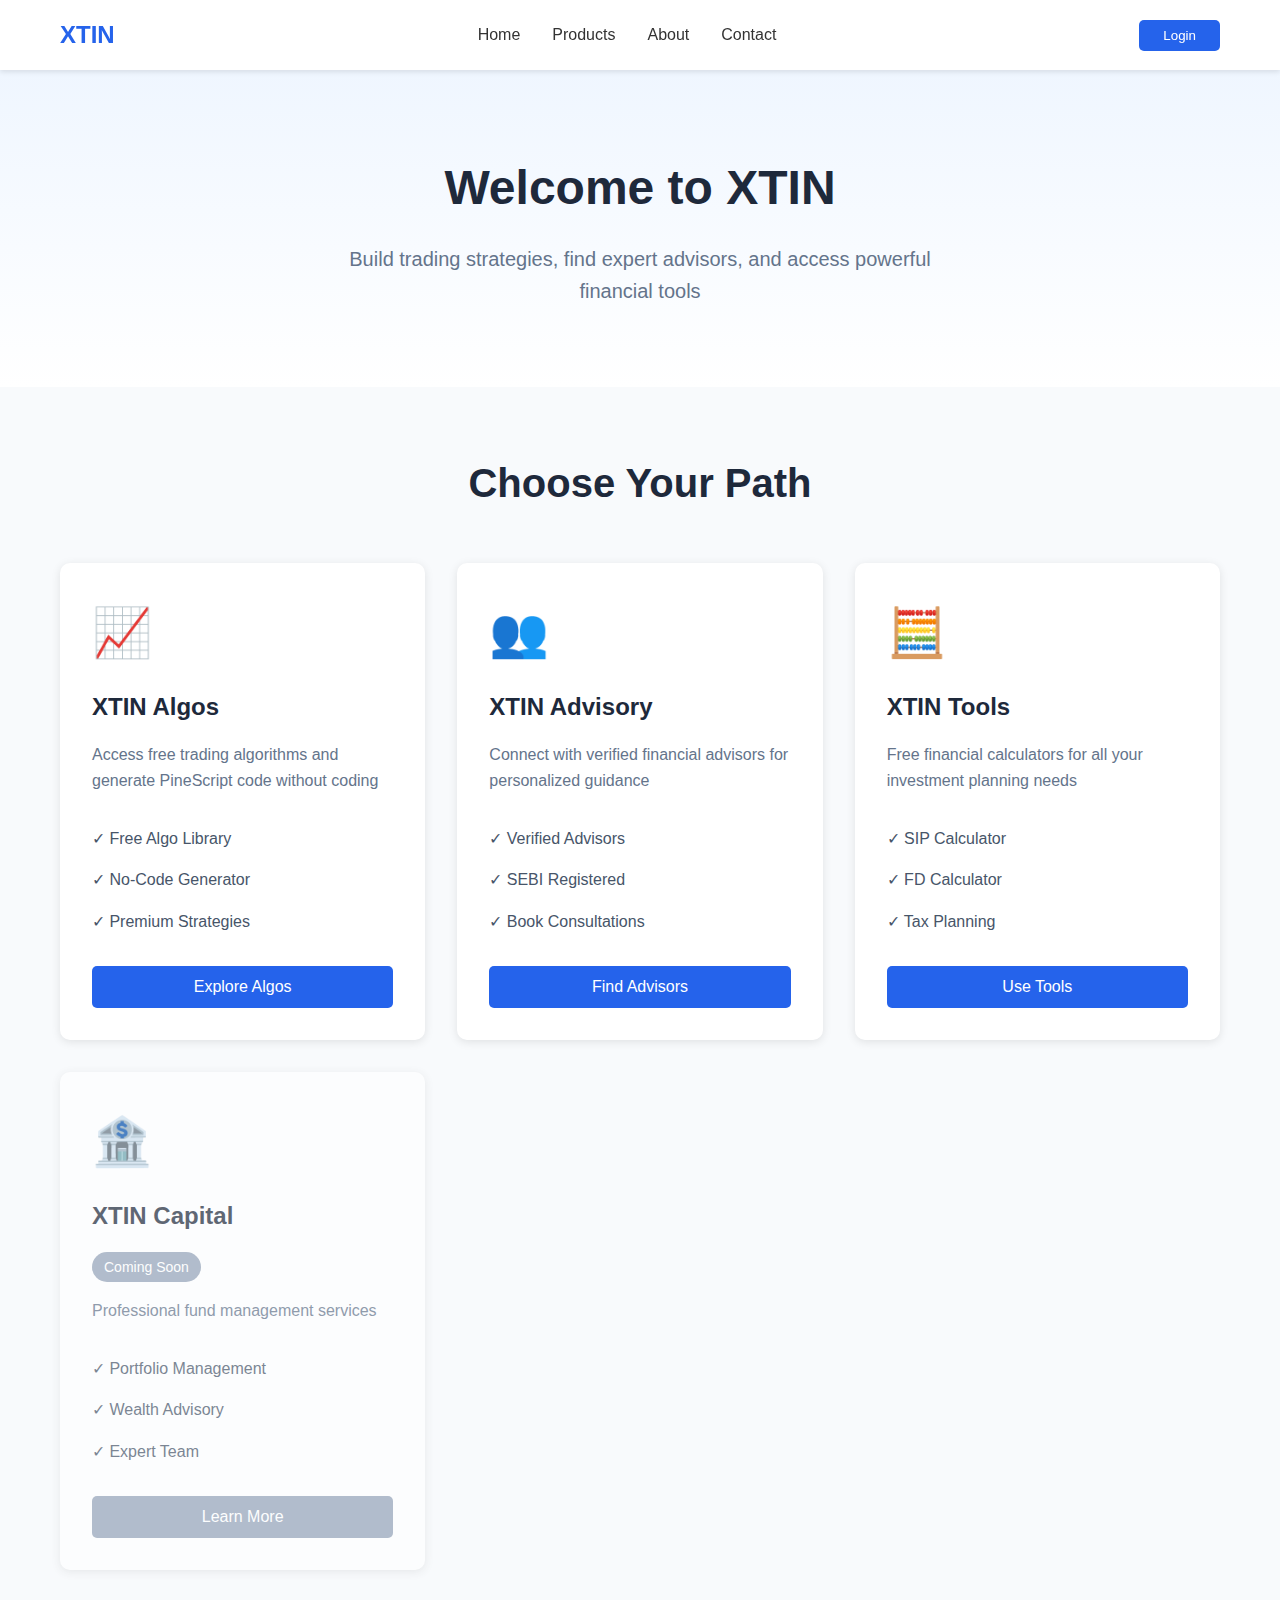
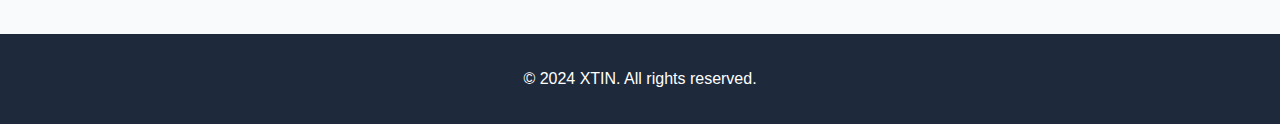
<file: index.html>
<!DOCTYPE html>
<html lang="en">
<head>
    <meta charset="UTF-8">
    <meta name="viewport" content="width=device-width, initial-scale=1.0">
    <title>XTIN - Build, Learn & Invest</title>
    <link rel="stylesheet" href="styles.css">
</head>
<body>
    <!-- Navigation Bar -->
    <nav class="navbar">
        <div class="container">
            <div class="logo">XTIN</div>
            <ul class="nav-menu">
                <li><a href="#home">Home</a></li>
                <li><a href="#products">Products</a></li>
                <li><a href="#about">About</a></li>
                <li><a href="#contact">Contact</a></li>
            </ul>
            <button class="login-btn">Login</button>
        </div>
    </nav>

    <!-- Hero Section -->
    <section class="hero">
        <h1>Welcome to XTIN</h1>
        <p>Build trading strategies, find expert advisors, and access powerful financial tools</p>
    </section>

    <!-- Product Cards -->
    <section class="products" id="products">
        <div class="container">
            <h2>Choose Your Path</h2>
            <div class="cards">
                <!-- XTIN Algos Card -->
                <div class="card">
                    <div class="card-icon">📈</div>
                    <h3>XTIN Algos</h3>
                    <p>Access free trading algorithms and generate PineScript code without coding</p>
                    <ul>
                        <li>✓ Free Algo Library</li>
                        <li>✓ No-Code Generator</li>
                        <li>✓ Premium Strategies</li>
                    </ul>
                    <button class="card-btn">Explore Algos</button>
                </div>

                <!-- XTIN Advisory Card -->
                <div class="card">
                    <div class="card-icon">👥</div>
                    <h3>XTIN Advisory</h3>
                    <p>Connect with verified financial advisors for personalized guidance</p>
                    <ul>
                        <li>✓ Verified Advisors</li>
                        <li>✓ SEBI Registered</li>
                        <li>✓ Book Consultations</li>
                    </ul>
                    <button class="card-btn">Find Advisors</button>
                </div>

                <!-- XTIN Tools Card -->
                <div class="card">
                    <div class="card-icon">🧮</div>
                    <h3>XTIN Tools</h3>
                    <p>Free financial calculators for all your investment planning needs</p>
                    <ul>
                        <li>✓ SIP Calculator</li>
                        <li>✓ FD Calculator</li>
                        <li>✓ Tax Planning</li>
                    </ul>
                    <a href="tools.html"><button class="card-btn">Use Tools</button></a>
                </div>

                <!-- XTIN Capital Card -->
                <div class="card coming-soon">
                    <div class="card-icon">🏦</div>
                    <h3>XTIN Capital</h3>
                    <span class="badge">Coming Soon</span>
                    <p>Professional fund management services</p>
                    <ul>
                        <li>✓ Portfolio Management</li>
                        <li>✓ Wealth Advisory</li>
                        <li>✓ Expert Team</li>
                    </ul>
                    <button class="card-btn" disabled>Learn More</button>
                </div>
            </div>
        </div>
    </section>

    <!-- Footer -->
    <footer>
        <div class="container">
            <p>&copy; 2024 XTIN. All rights reserved.</p>
        </div>
    </footer>
</body>
</html>
</file>
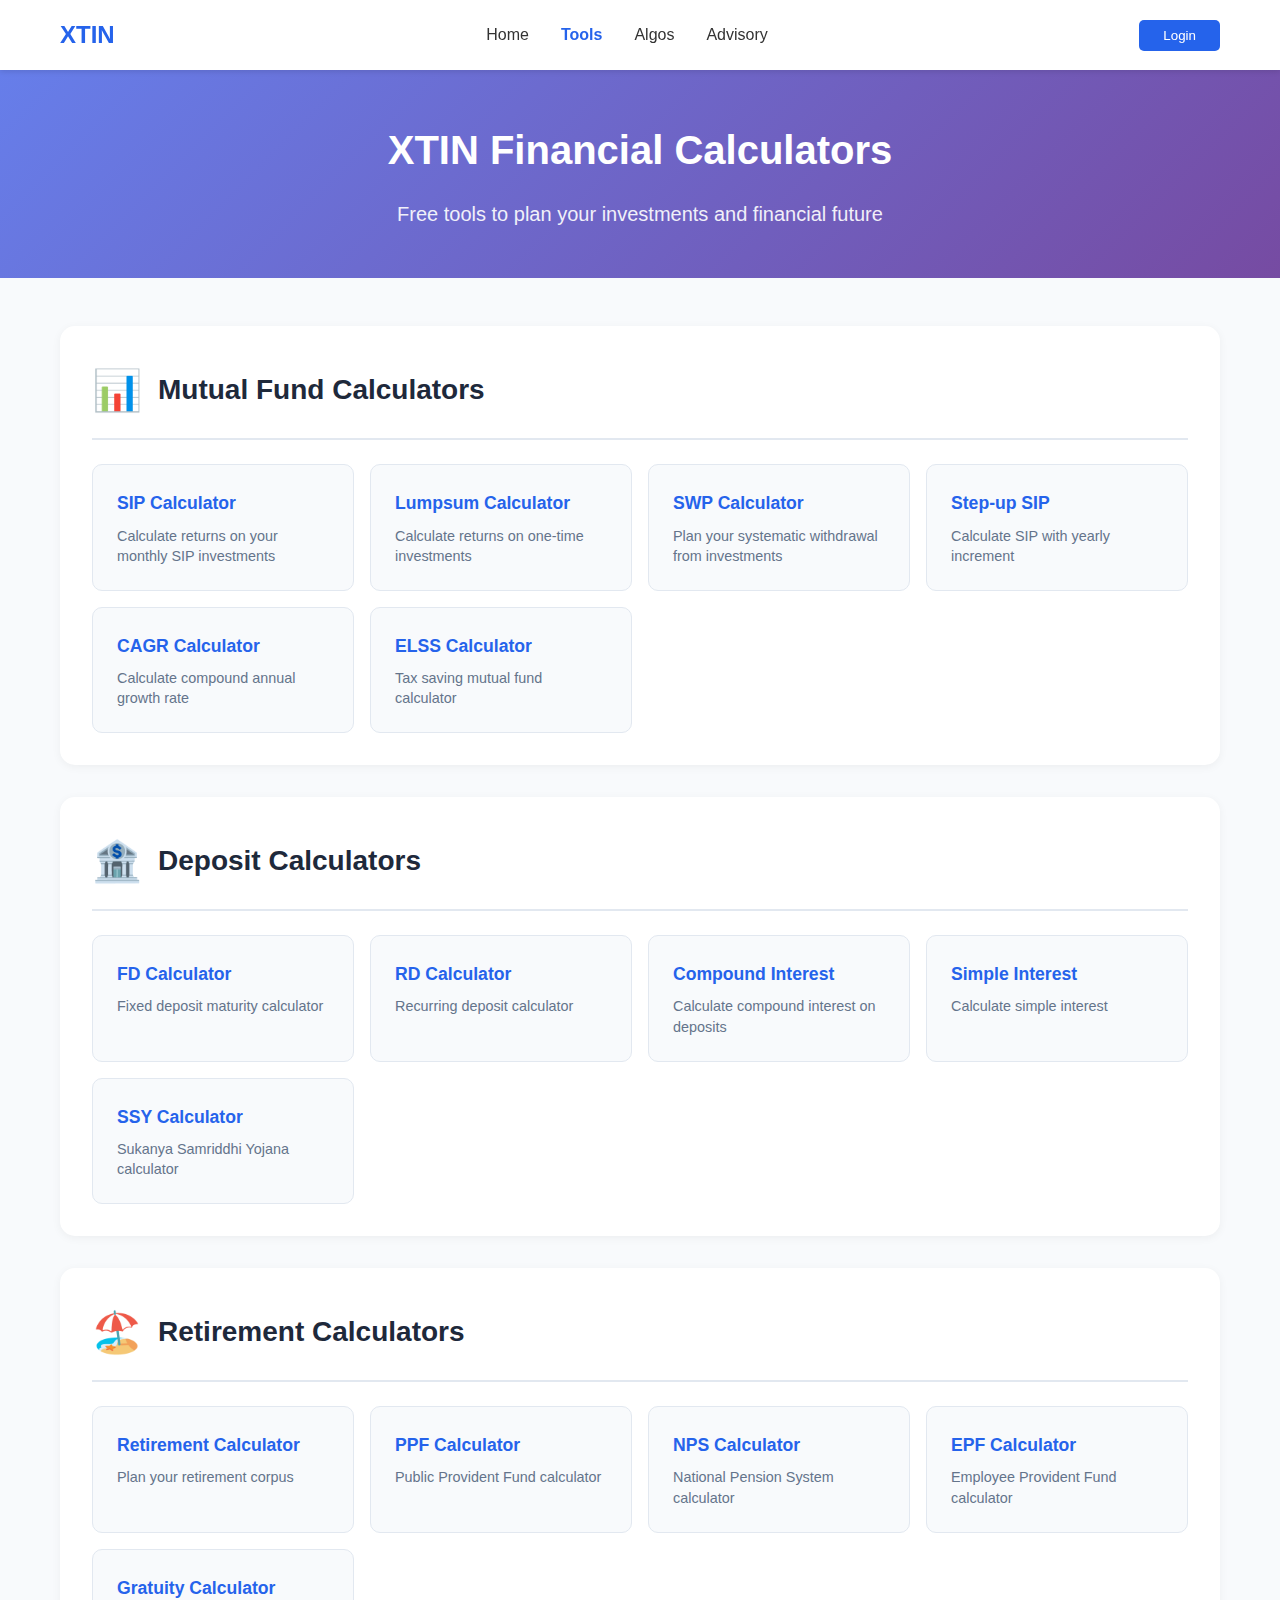
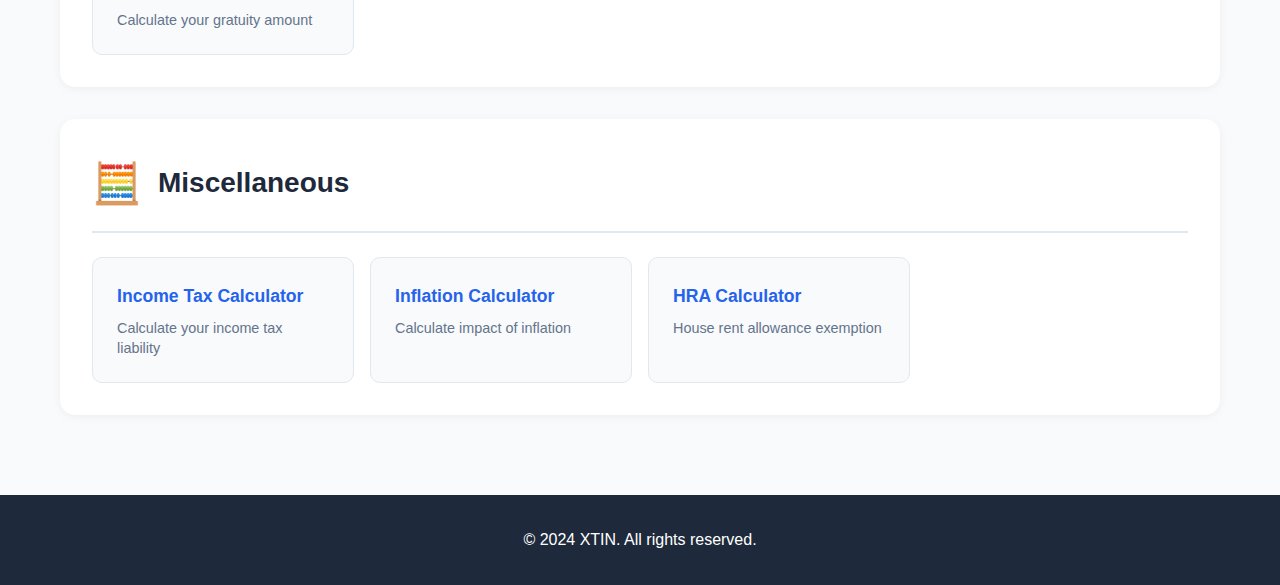
<file: tools.html>
<!DOCTYPE html>
<html lang="en">
<head>
    <meta charset="UTF-8">
    <meta name="viewport" content="width=device-width, initial-scale=1.0">
    <title>XTIN Tools - Free Financial Calculators</title>
    <link rel="stylesheet" href="styles.css">
    <link rel="stylesheet" href="tools.css">
</head>
<body>
    <!-- Navigation Bar -->
    <nav class="navbar">
        <div class="container">
            <div class="logo">XTIN</div>
            <ul class="nav-menu">
                <li><a href="index.html">Home</a></li>
                <li><a href="#" class="active">Tools</a></li>
                <li><a href="#">Algos</a></li>
                <li><a href="#">Advisory</a></li>
            </ul>
            <button class="login-btn">Login</button>
        </div>
    </nav>

    <!-- Tools Hero Section -->
    <section class="tools-hero">
        <div class="container">
            <h1>XTIN Financial Calculators</h1>
            <p>Free tools to plan your investments and financial future</p>
        </div>
    </section>

    <!-- Calculator Categories -->
    <section class="calculator-categories">
        <div class="container">
            <!-- Mutual Fund Calculators -->
            <div class="category-card">
                <div class="category-header">
                    <div class="category-icon">📊</div>
                    <h2>Mutual Fund Calculators</h2>
                </div>
                <div class="calculator-grid">
<a href="calculators/SIP/sip.html" class="calc-item">
    <h3>SIP Calculator</h3>
    <p>Calculate returns on your monthly SIP investments</p>
</a>
                    <a href="calculators/lumpsum.html" class="calc-item">
                        <h3>Lumpsum Calculator</h3>
                        <p>Calculate returns on one-time investments</p>
                    </a>
                    <a href="calculators/swp.html" class="calc-item">
                        <h3>SWP Calculator</h3>
                        <p>Plan your systematic withdrawal from investments</p>
                    </a>
                    <a href="calculators/step-up-sip.html" class="calc-item">
                        <h3>Step-up SIP</h3>
                        <p>Calculate SIP with yearly increment</p>
                    </a>
                    <a href="calculators/cagr.html" class="calc-item">
                        <h3>CAGR Calculator</h3>
                        <p>Calculate compound annual growth rate</p>
                    </a>
                    <a href="calculators/elss.html" class="calc-item">
                        <h3>ELSS Calculator</h3>
                        <p>Tax saving mutual fund calculator</p>
                    </a>
                </div>
            </div>

            <!-- Deposit Calculators -->
            <div class="category-card">
                <div class="category-header">
                    <div class="category-icon">🏦</div>
                    <h2>Deposit Calculators</h2>
                </div>
                <div class="calculator-grid">
                    <a href="calculators/fd.html" class="calc-item">
                        <h3>FD Calculator</h3>
                        <p>Fixed deposit maturity calculator</p>
                    </a>
                    <a href="calculators/rd.html" class="calc-item">
                        <h3>RD Calculator</h3>
                        <p>Recurring deposit calculator</p>
                    </a>
                    <a href="calculators/compound-interest.html" class="calc-item">
                        <h3>Compound Interest</h3>
                        <p>Calculate compound interest on deposits</p>
                    </a>
                    <a href="calculators/simple-interest.html" class="calc-item">
                        <h3>Simple Interest</h3>
                        <p>Calculate simple interest</p>
                    </a>
                    <a href="calculators/ssy.html" class="calc-item">
                        <h3>SSY Calculator</h3>
                        <p>Sukanya Samriddhi Yojana calculator</p>
                    </a>
                </div>
            </div>

            <!-- Retirement Calculators -->
            <div class="category-card">
                <div class="category-header">
                    <div class="category-icon">🏖️</div>
                    <h2>Retirement Calculators</h2>
                </div>
                <div class="calculator-grid">
                    <a href="calculators/retirement.html" class="calc-item">
                        <h3>Retirement Calculator</h3>
                        <p>Plan your retirement corpus</p>
                    </a>
                    <a href="calculators/ppf.html" class="calc-item">
                        <h3>PPF Calculator</h3>
                        <p>Public Provident Fund calculator</p>
                    </a>
                    <a href="calculators/nps.html" class="calc-item">
                        <h3>NPS Calculator</h3>
                        <p>National Pension System calculator</p>
                    </a>
                    <a href="calculators/epf.html" class="calc-item">
                        <h3>EPF Calculator</h3>
                        <p>Employee Provident Fund calculator</p>
                    </a>
                    <a href="calculators/gratuity.html" class="calc-item">
                        <h3>Gratuity Calculator</h3>
                        <p>Calculate your gratuity amount</p>
                    </a>
                </div>
            </div>

            <!-- Miscellaneous Calculators -->
            <div class="category-card">
                <div class="category-header">
                    <div class="category-icon">🧮</div>
                    <h2>Miscellaneous</h2>
                </div>
                <div class="calculator-grid">
                    <a href="calculators/income-tax.html" class="calc-item">
                        <h3>Income Tax Calculator</h3>
                        <p>Calculate your income tax liability</p>
                    </a>
                    <a href="calculators/inflation.html" class="calc-item">
                        <h3>Inflation Calculator</h3>
                        <p>Calculate impact of inflation</p>
                    </a>
                    <a href="calculators/hra.html" class="calc-item">
                        <h3>HRA Calculator</h3>
                        <p>House rent allowance exemption</p>
                    </a>
                </div>
            </div>
        </div>
    </section>

    <!-- Footer -->
    <footer>
        <div class="container">
            <p>&copy; 2024 XTIN. All rights reserved.</p>
        </div>
    </footer>
</body>
</html>
</file>
<file: tools.css>
/* Tools Page Specific Styles */
.tools-hero {
    background: linear-gradient(135deg, #667eea 0%, #764ba2 100%);
    color: white;
    padding: 3rem 0;
    text-align: center;
}

.tools-hero h1 {
    font-size: 2.5rem;
    margin-bottom: 1rem;
}

.tools-hero p {
    font-size: 1.25rem;
    opacity: 0.9;
}

/* Calculator Categories */
.calculator-categories {
    padding: 3rem 0;
    background: #f8fafc;
}

.category-card {
    background: white;
    border-radius: 15px;
    padding: 2rem;
    margin-bottom: 2rem;
    box-shadow: 0 2px 10px rgba(0,0,0,0.05);
}

.category-header {
    display: flex;
    align-items: center;
    margin-bottom: 1.5rem;
    padding-bottom: 1rem;
    border-bottom: 2px solid #e2e8f0;
}

.category-icon {
    font-size: 2.5rem;
    margin-right: 1rem;
}

.category-header h2 {
    color: #1e293b;
    font-size: 1.75rem;
}

.calculator-grid {
    display: grid;
    grid-template-columns: repeat(auto-fill, minmax(250px, 1fr));
    gap: 1rem;
}

.calc-item {
    display: block;
    padding: 1.5rem;
    background: #f8fafc;
    border-radius: 10px;
    text-decoration: none;
    color: inherit;
    transition: all 0.3s ease;
    border: 1px solid #e2e8f0;
}

.calc-item:hover {
    background: white;
    transform: translateY(-2px);
    box-shadow: 0 5px 15px rgba(0,0,0,0.1);
    border-color: #2563eb;
}

.calc-item h3 {
    color: #2563eb;
    font-size: 1.1rem;
    margin-bottom: 0.5rem;
}

.calc-item p {
    color: #64748b;
    font-size: 0.9rem;
    line-height: 1.4;
}

/* Active nav item */
.nav-menu a.active {
    color: #2563eb;
    font-weight: 600;
}
</file>
<file: styles.css>
/* Reset default styles */
* {
    margin: 0;
    padding: 0;
    box-sizing: border-box;
}

body {
    font-family: Arial, sans-serif;
    line-height: 1.6;
    color: #333;
}

.container {
    max-width: 1200px;
    margin: 0 auto;
    padding: 0 20px;
}

/* Navigation Bar */
.navbar {
    background: white;
    box-shadow: 0 2px 5px rgba(0,0,0,0.1);
    position: sticky;
    top: 0;
    z-index: 1000;
}

.navbar .container {
    display: flex;
    justify-content: space-between;
    align-items: center;
    padding: 1rem 20px;
}

.logo {
    font-size: 1.5rem;
    font-weight: bold;
    color: #2563eb;
}

.nav-menu {
    display: flex;
    list-style: none;
    gap: 2rem;
}

.nav-menu a {
    text-decoration: none;
    color: #333;
    transition: color 0.3s;
}

.nav-menu a:hover {
    color: #2563eb;
}

.login-btn {
    background: #2563eb;
    color: white;
    border: none;
    padding: 0.5rem 1.5rem;
    border-radius: 5px;
    cursor: pointer;
    transition: background 0.3s;
}

.login-btn:hover {
    background: #1d4ed8;
}

/* Hero Section */
.hero {
    background: linear-gradient(to bottom, #eff6ff, white);
    padding: 5rem 0;
    text-align: center;
}

.hero h1 {
    font-size: 3rem;
    margin-bottom: 1rem;
    color: #1e293b;
}

.hero p {
    font-size: 1.25rem;
    color: #64748b;
    max-width: 600px;
    margin: 0 auto;
}

/* Products Section */
.products {
    padding: 4rem 0;
    background: #f8fafc;
}

.products h2 {
    text-align: center;
    font-size: 2.5rem;
    margin-bottom: 3rem;
    color: #1e293b;
}

.cards {
    display: grid;
    grid-template-columns: repeat(auto-fit, minmax(280px, 1fr));
    gap: 2rem;
}

.card {
    background: white;
    border-radius: 10px;
    padding: 2rem;
    box-shadow: 0 2px 10px rgba(0,0,0,0.1);
    transition: transform 0.3s, box-shadow 0.3s;
}

.card:hover {
    transform: translateY(-5px);
    box-shadow: 0 5px 20px rgba(0,0,0,0.15);
}

.card-icon {
    font-size: 3rem;
    margin-bottom: 1rem;
}

.card h3 {
    font-size: 1.5rem;
    margin-bottom: 1rem;
    color: #1e293b;
}

.card p {
    color: #64748b;
    margin-bottom: 1.5rem;
}

.card ul {
    list-style: none;
    margin-bottom: 1.5rem;
}

.card li {
    padding: 0.5rem 0;
    color: #475569;
}

.card-btn {
    width: 100%;
    background: #2563eb;
    color: white;
    border: none;
    padding: 0.75rem;
    border-radius: 5px;
    cursor: pointer;
    font-size: 1rem;
    transition: background 0.3s;
}

.card-btn:hover {
    background: #1d4ed8;
}

/* Coming Soon Card */
.coming-soon {
    opacity: 0.7;
}

.badge {
    background: #94a3b8;
    color: white;
    padding: 0.25rem 0.75rem;
    border-radius: 20px;
    font-size: 0.875rem;
    display: inline-block;
    margin-bottom: 1rem;
}

.coming-soon .card-btn {
    background: #94a3b8;
    cursor: not-allowed;
}

/* Footer */
footer {
    background: #1e293b;
    color: white;
    text-align: center;
    padding: 2rem 0;
}

/* Mobile Responsive */
@media (max-width: 768px) {
    .navbar .container {
        flex-wrap: wrap;
    }
    
    .nav-menu {
        flex-direction: column;
        width: 100%;
        margin-top: 1rem;
        gap: 1rem;
    }
    
    .hero h1 {
        font-size: 2rem;
    }
    
    .cards {
        grid-template-columns: 1fr;
    }
}
</file>
